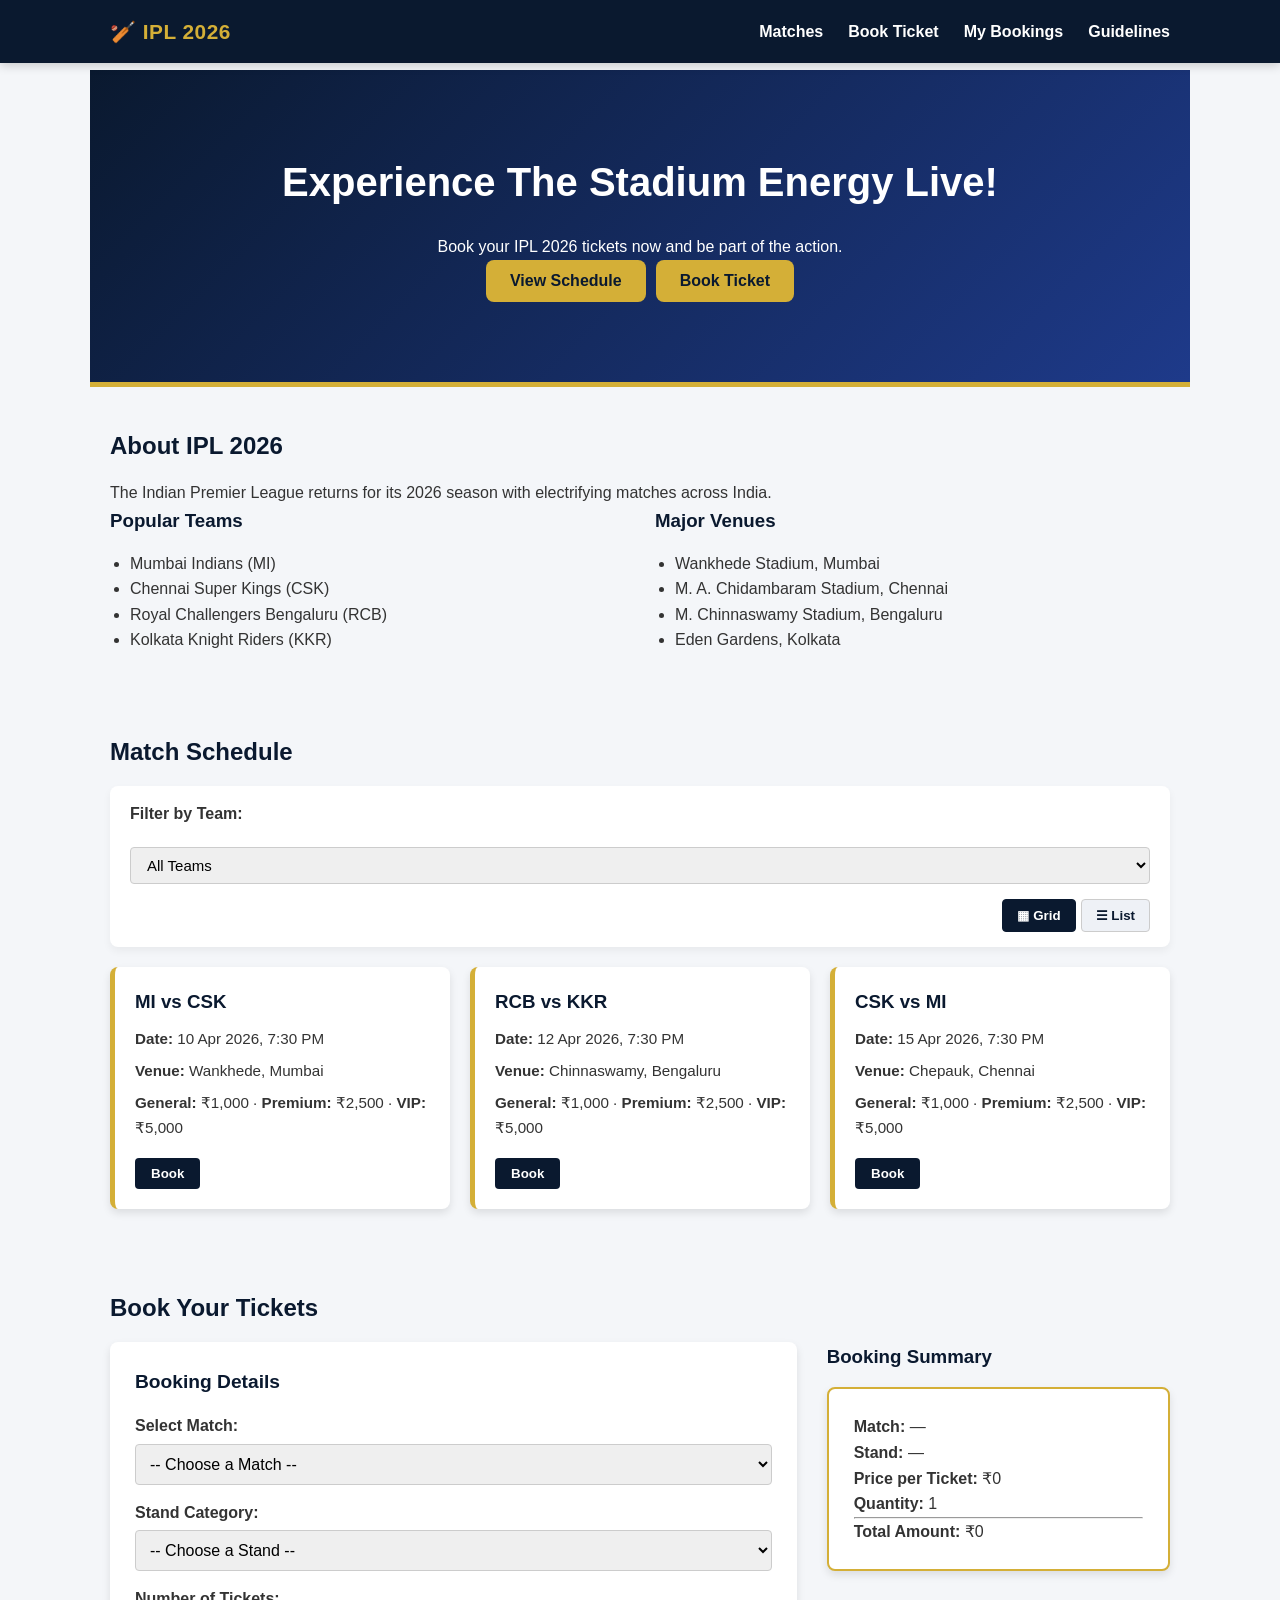
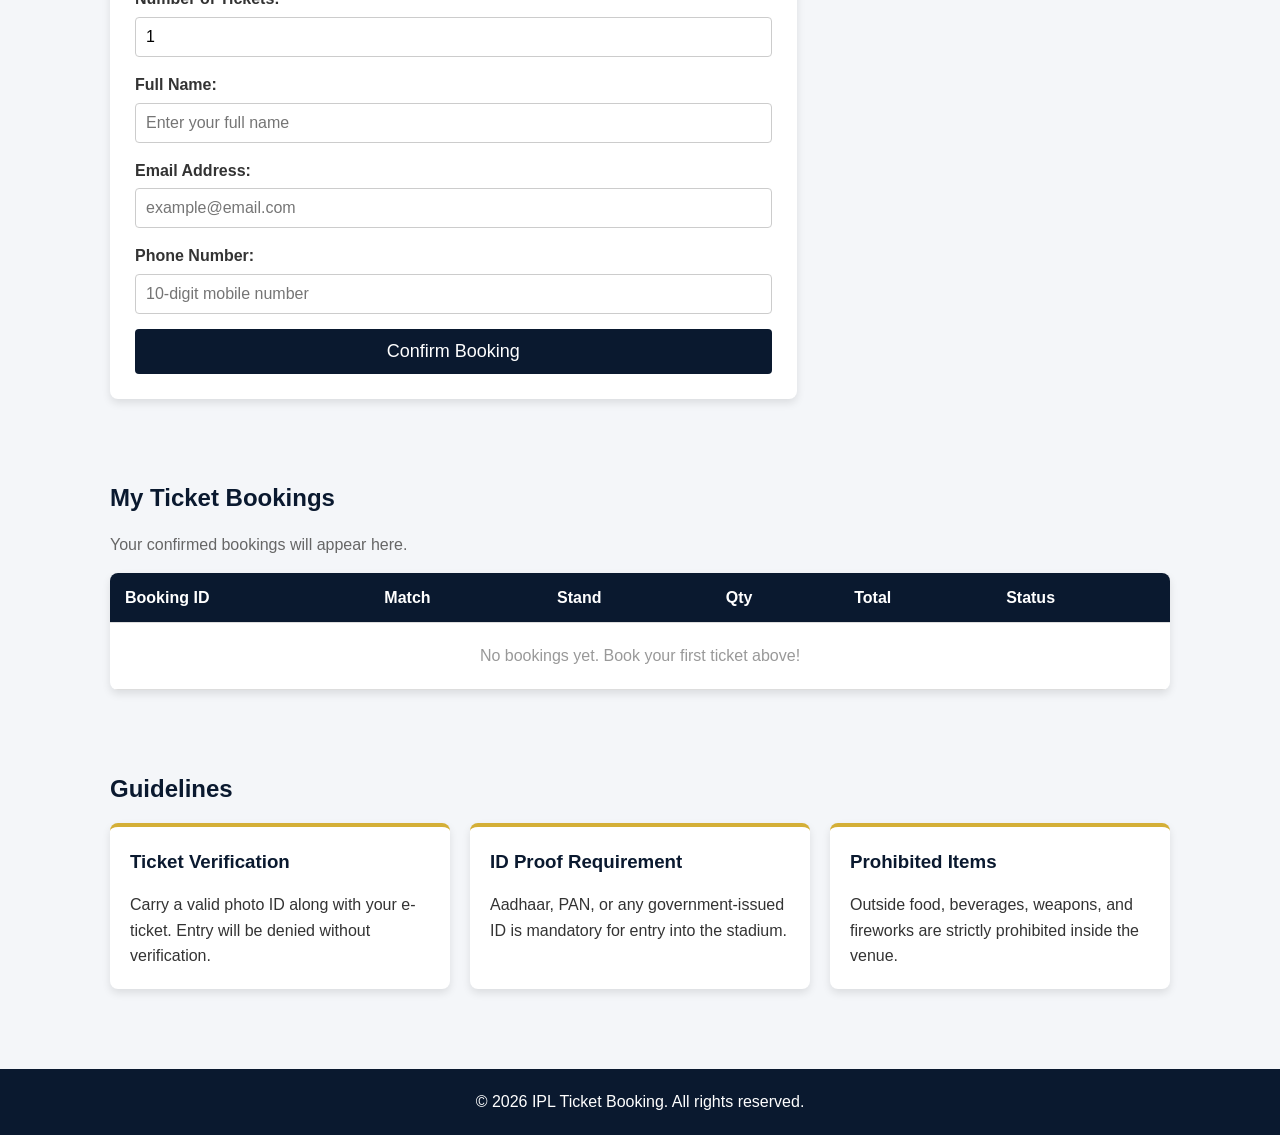
<file: index.html>
<!DOCTYPE html>
<html lang="en">
<head>
    <meta charset="UTF-8">
    <meta name="viewport" content="width=device-width, initial-scale=1.0">
    <title>IPL 2026 Ticket Booking</title>
    <link rel="stylesheet" href="./css/style.css">
</head>
<body>

    <!-- ================= NAVIGATION BAR ================= -->
    <header>
        <nav class="navbar">
            <a href="#" class="logo">🏏 IPL 2026</a>
            <button class="hamburger" id="hamburger" aria-label="Toggle menu" aria-expanded="false">
                <span></span>
                <span></span>
                <span></span>
            </button>
            <ul class="nav-links" id="nav-links">
                <li><a href="#matches">Matches</a></li>
                <li><a href="#book-ticket">Book Ticket</a></li>
                <li><a href="#my-bookings">My Bookings</a></li>
                <li><a href="#guidelines">Guidelines</a></li>
            </ul>
        </nav>
    </header>

    <!-- ================= HERO ================= -->
    <section id="hero">
        <h1>Experience The Stadium Energy Live!</h1>
        <p>Book your IPL 2026 tickets now and be part of the action.</p>
        <div class="hero-buttons">
            <button onclick="document.getElementById('matches').scrollIntoView({behavior:'smooth'});">View Schedule</button>
            <button onclick="document.getElementById('book-ticket').scrollIntoView({behavior:'smooth'});">Book Ticket</button>
        </div>
    </section>

    <!-- ================= ABOUT IPL 2026 ================= -->
    <section id="about">
        <h2>About IPL 2026</h2>
        <p>The Indian Premier League returns for its 2026 season with electrifying matches across India.</p>
        <div class="about-grid">
            <div>
                <h3>Popular Teams</h3>
                <ul>
                    <li>Mumbai Indians (MI)</li>
                    <li>Chennai Super Kings (CSK)</li>
                    <li>Royal Challengers Bengaluru (RCB)</li>
                    <li>Kolkata Knight Riders (KKR)</li>
                </ul>
            </div>
            <div>
                <h3>Major Venues</h3>
                <ul>
                    <li>Wankhede Stadium, Mumbai</li>
                    <li>M. A. Chidambaram Stadium, Chennai</li>
                    <li>M. Chinnaswamy Stadium, Bengaluru</li>
                    <li>Eden Gardens, Kolkata</li>
                </ul>
            </div>
        </div>
    </section>

    <!-- ================= MATCH SCHEDULE (CARDS) ================= -->
    <section id="matches">
        <h2>Match Schedule</h2>

        <!-- Filter + View toggle -->
        <div class="schedule-controls">
            <label for="team-filter">Filter by Team:</label>
            <select id="team-filter">
                <option value="all">All Teams</option>
                <option value="MI">Mumbai Indians</option>
                <option value="CSK">Chennai Super Kings</option>
                <option value="RCB">Royal Challengers Bengaluru</option>
                <option value="KKR">Kolkata Knight Riders</option>
            </select>

            <div class="view-toggle">
                <button id="view-grid" class="active" aria-label="Grid view">▦ Grid</button>
                <button id="view-list" aria-label="List view">☰ List</button>
            </div>
        </div>

        <!-- Match cards container -->
        <div id="match-cards" class="match-grid">
            <article class="match-card" data-teams="MI CSK">
                <h3>MI vs CSK</h3>
                <p><strong>Date:</strong> 10 Apr 2026, 7:30 PM</p>
                <p><strong>Venue:</strong> Wankhede, Mumbai</p>
                <p><strong>General:</strong> ₹1,000 · <strong>Premium:</strong> ₹2,500 · <strong>VIP:</strong> ₹5,000</p>
                <button class="book-btn">Book</button>
            </article>
            <article class="match-card" data-teams="RCB KKR">
                <h3>RCB vs KKR</h3>
                <p><strong>Date:</strong> 12 Apr 2026, 7:30 PM</p>
                <p><strong>Venue:</strong> Chinnaswamy, Bengaluru</p>
                <p><strong>General:</strong> ₹1,000 · <strong>Premium:</strong> ₹2,500 · <strong>VIP:</strong> ₹5,000</p>
                <button class="book-btn">Book</button>
            </article>
            <article class="match-card" data-teams="CSK MI">
                <h3>CSK vs MI</h3>
                <p><strong>Date:</strong> 15 Apr 2026, 7:30 PM</p>
                <p><strong>Venue:</strong> Chepauk, Chennai</p>
                <p><strong>General:</strong> ₹1,000 · <strong>Premium:</strong> ₹2,500 · <strong>VIP:</strong> ₹5,000</p>
                <button class="book-btn">Book</button>
            </article>
        </div>
    </section>

    <!-- ================= TICKET BOOKING FORM & SUMMARY ================= -->
    <section id="book-ticket">
        <h2>Book Your Tickets</h2>

        <div class="booking-layout">

            <form action="#" method="POST" id="bookingForm">
                <fieldset>
                    <legend>Booking Details</legend>

                    <p>
                        <label for="select-match">Select Match:</label><br>
                        <select id="select-match" name="match" required>
                            <option value="" data-price="0">-- Choose a Match --</option>
                            <option value="match1" data-price="1000">MI vs CSK</option>
                            <option value="match2" data-price="1200">RCB vs KKR</option>
                            <option value="match3" data-price="1100">CSK vs MI</option>
                        </select>
                    </p>

                    <p>
                        <label for="stand-category">Stand Category:</label><br>
                        <select id="stand-category" name="stand" required>
                            <option value="" data-multiplier="1">-- Choose a Stand --</option>
                            <option value="general" data-multiplier="1">General</option>
                            <option value="premium" data-multiplier="2.5">Premium</option>
                            <option value="vip" data-multiplier="5">VIP</option>
                        </select>
                    </p>

                    <p>
                        <label for="num-tickets">Number of Tickets:</label><br>
                        <input type="number" id="num-tickets" name="quantity" min="1" max="10" value="1" required>
                    </p>

                    <p>
                        <label for="name">Full Name:</label><br>
                        <input type="text" id="name" name="name" required minlength="3" maxlength="50" placeholder="Enter your full name">
                    </p>

                    <p>
                        <label for="email">Email Address:</label><br>
                        <input type="email" id="email" name="email" required placeholder="example@email.com">
                    </p>

                    <p>
                        <label for="phone">Phone Number:</label><br>
                        <input type="tel" id="phone" name="phone" required pattern="[0-9]{10}" placeholder="10-digit mobile number">
                    </p>

                    <button type="submit">Confirm Booking</button>
                </fieldset>
            </form>

            <aside>
                <h3>Booking Summary</h3>
                <div id="summaryCard">
                    <p><strong>Match:</strong> <span id="summary-match">—</span></p>
                    <p><strong>Stand:</strong> <span id="summary-stand">—</span></p>
                    <p><strong>Price per Ticket:</strong> <span id="summary-price">₹0</span></p>
                    <p><strong>Quantity:</strong> <span id="summary-qty">—</span></p>
                    <hr>
                    <p><strong>Total Amount:</strong> <span id="summary-total">₹0</span></p>
                </div>
            </aside>

        </div>
    </section>

    <!-- ================= MY TICKET BOOKINGS ================= -->
    <section id="my-bookings">
        <h2>My Ticket Bookings</h2>
        <p style="color:#666; margin-bottom:15px;">Your confirmed bookings will appear here.</p>
        <table>
            <thead>
                <tr>
                    <th>Booking ID</th>
                    <th>Match</th>
                    <th>Stand</th>
                    <th>Qty</th>
                    <th>Total</th>
                    <th>Status</th>
                </tr>
            </thead>
            <tbody id="bookings-tbody">
                <tr>
                    <td colspan="6" style="text-align:center; color:#999; padding:20px;">
                        No bookings yet. Book your first ticket above!
                    </td>
                </tr>
            </tbody>
        </table>
    </section>

    <!-- ================= GUIDELINES (3-COL GRID) ================= -->
    <section id="guidelines">
        <h2>Guidelines</h2>
        <div class="guidelines-grid">
            <article>
                <h3>Ticket Verification</h3>
                <p>Carry a valid photo ID along with your e-ticket. Entry will be denied without verification.</p>
            </article>
            <article>
                <h3>ID Proof Requirement</h3>
                <p>Aadhaar, PAN, or any government-issued ID is mandatory for entry into the stadium.</p>
            </article>
            <article>
                <h3>Prohibited Items</h3>
                <p>Outside food, beverages, weapons, and fireworks are strictly prohibited inside the venue.</p>
            </article>
        </div>
    </section>

    <!-- ================= FOOTER ================= -->
    <footer>
        <p>&copy; 2026 IPL Ticket Booking. All rights reserved.</p>
    </footer>

    <script src="js/app.js"></script>
</body>
</html>
</file>
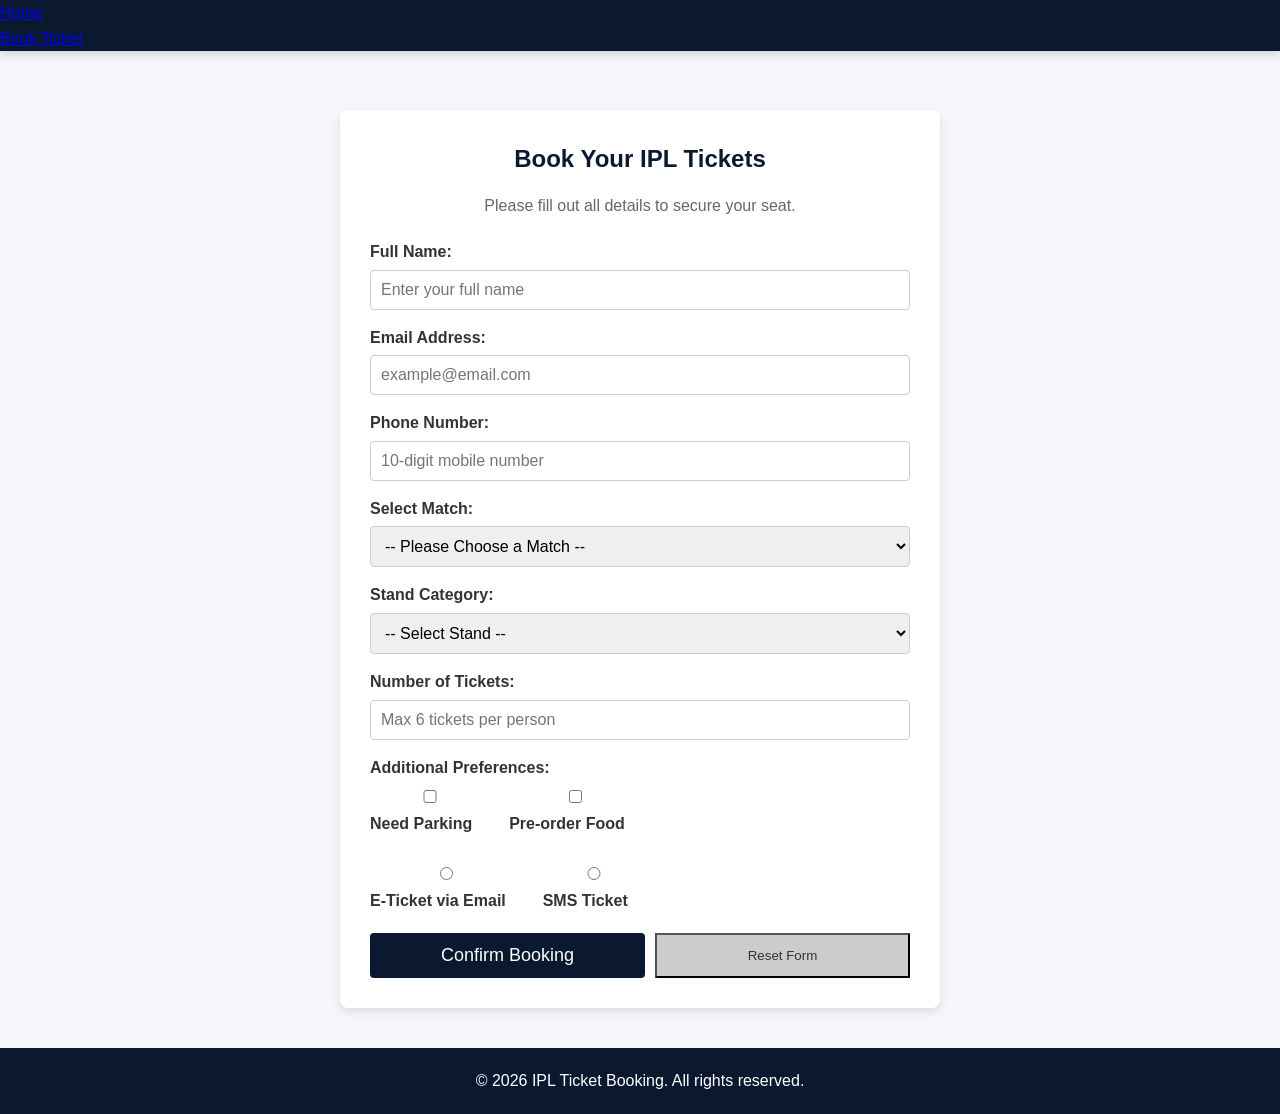
<file: booking.html>
<!DOCTYPE html>
<html lang="en">
<head>
    <meta charset="UTF-8">
    <meta name="viewport" content="width=device-width, initial-scale=1.0">
    <title>Book Tickets - IPL 2026</title>
    <!-- Link to your existing CSS -->
    <link rel="stylesheet" href="./css/style.css">
</head>
<body>

    <!-- ================= NAVIGATION BAR ================= -->
    <header>
        <nav>
            <ul>
                <!-- Link back to the home page -->
                <li><a href="index.html">Home</a></li>
                <li><a href="booking.html">Book Ticket</a></li>
            </ul>
        </nav>
    </header>

    <main>
        <section id="booking-form-section" style="max-width: 600px; margin: 40px auto; background: white; padding: 30px; border-radius: 8px; box-shadow: 0 4px 8px rgba(0,0,0,0.1);">
            <h2 style="text-align: center; color: #0a192f;">Book Your IPL Tickets</h2>
            <p style="text-align: center; color: #666; margin-bottom: 20px;">Please fill out all details to secure your seat.</p>

            <!-- The Form -->
            <form action="#" method="POST">
                
                <!-- Name Field -->
                <div style="margin-bottom: 15px;">
                    <label for="fullname">Full Name:</label>
                    <input type="text" id="fullname" name="fullname" 
                           required minlength="3" maxlength="50" 
                           placeholder="Enter your full name">
                </div>

                <!-- Email Field -->
                <div style="margin-bottom: 15px;">
                    <label for="email">Email Address:</label>
                    <input type="email" id="email" name="email" 
                           required placeholder="example@email.com">
                </div>

                <!-- Phone Number Field -->
                <div style="margin-bottom: 15px;">
                    <label for="phone">Phone Number:</label>
                    <input type="tel" id="phone" name="phone" 
                           required pattern="[0-9]{10}" 
                           placeholder="10-digit mobile number">
                </div>

                <!-- Match Selection -->
                <div style="margin-bottom: 15px;">
                    <label for="match">Select Match:</label>
                    <select id="match" name="match" required>
                        <option value="">-- Please Choose a Match --</option>
                        <option value="mi-csk">Mumbai Indians vs Chennai Super Kings</option>
                        <option value="rcb-kkr">Royal Challengers Bengaluru vs Kolkata Knight Riders</option>
                        <option value="csk-mi">Chennai Super Kings vs Mumbai Indians</option>
                    </select>
                </div>

                <!-- Stand Category -->
                <div style="margin-bottom: 15px;">
                    <label for="stand">Stand Category:</label>
                    <select id="stand" name="stand" required>
                        <option value="">-- Select Stand --</option>
                        <option value="general">General (₹1000)</option>
                        <option value="premium">Premium (₹2500)</option>
                        <option value="vip">VIP (₹5000)</option>
                    </select>
                </div>

                <!-- Number of Tickets (with min and max validation) -->
                <div style="margin-bottom: 15px;">
                    <label for="tickets">Number of Tickets:</label>
                    <input type="number" id="tickets" name="tickets" 
                           required min="1" max="6" 
                           placeholder="Max 6 tickets per person">
                </div>

                <!-- Additional Preferences (Radio/Checkboxes) -->
                <div style="margin-bottom: 20px;">
                    <p style="font-weight: bold; margin-bottom: 5px;">Additional Preferences:</p>
                    
                    <label style="display: inline-block; margin-right: 15px;">
                        <input type="checkbox" name="preferences" value="parking"> Need Parking
                    </label>
                    <label style="display: inline-block;">
                        <input type="checkbox" name="preferences" value="food"> Pre-order Food
                    </label>
                    <br><br>
                    <label style="display: inline-block; margin-right: 15px;">
                        <input type="radio" name="delivery" value="email" required> E-Ticket via Email
                    </label>
                    <label style="display: inline-block;">
                        <input type="radio" name="delivery" value="sms"> SMS Ticket
                    </label>
                </div>

                <!-- Submit and Reset Buttons -->
                <div style="display: flex; gap: 10px;">
                    <button type="submit" style="flex: 1;">Confirm Booking</button>
                    <button type="reset" style="flex: 1; background-color: #ccc; color: #333;">Reset Form</button>
                </div>

            </form>
        </section>
    </main>

    <footer>
        <p>&copy; 2026 IPL Ticket Booking. All rights reserved.</p>
    </footer>

</body>
</html>
</file>
<file: css/style.css>
/* =========================================
   1. CSS VARIABLES
   ========================================= */
:root {
    --primary-color: #0a192f;
    --accent-color: #d4af37;
    --bg-color: #f4f6f9;
    --text-color: #333333;
    --card-bg: #ffffff;
    --border-radius: 8px;
}

/* =========================================
   2. GLOBAL
   ========================================= */
* {
    margin: 0;
    padding: 0;
    box-sizing: border-box;
    font-family: 'Segoe UI', Tahoma, Geneva, Verdana, sans-serif;
}

body {
    background-color: var(--bg-color);
    color: var(--text-color);
    line-height: 1.6;
    padding-top: 70px;
}

h1, h2, h3 { color: var(--primary-color); margin-bottom: 15px; }

section {
    padding: 40px 20px;
    max-width: 1100px;
    margin: 0 auto;
}

/* =========================================
   3. NAVBAR — FLEXBOX + HAMBURGER
   ========================================= */
header {
    background-color: var(--primary-color);
    position: fixed;
    top: 0;
    width: 100%;
    z-index: 1000;
    box-shadow: 0 2px 10px rgba(0,0,0,0.2);
}

.navbar {
    display: flex;
    justify-content: space-between;
    align-items: center;
    max-width: 1100px;
    margin: 0 auto;
    padding: 15px 20px;
}

.logo {
    color: var(--accent-color);
    font-size: 1.3rem;
    font-weight: bold;
    text-decoration: none;
    letter-spacing: 0.5px;
}

.nav-links {
    list-style: none;
    display: flex;
    gap: 25px;
}

.nav-links li a {
    color: white;
    text-decoration: none;
    font-weight: bold;
    transition: color 0.3s ease;
}

.nav-links li a:hover { color: var(--accent-color); }

/* Hamburger button — hidden on desktop */
.hamburger {
    display: none;
    flex-direction: column;
    justify-content: space-between;
    width: 30px;
    height: 22px;
    background: none;
    border: none;
    cursor: pointer;
    padding: 0;
}

.hamburger span {
    display: block;
    height: 3px;
    width: 100%;
    background-color: var(--accent-color);
    border-radius: 2px;
    transition: transform 0.3s ease, opacity 0.3s ease;
}

/* Animate into X when open */
.hamburger.active span:nth-child(1) { transform: translateY(9.5px) rotate(45deg); }
.hamburger.active span:nth-child(2) { opacity: 0; }
.hamburger.active span:nth-child(3) { transform: translateY(-9.5px) rotate(-45deg); }

/* =========================================
   4. HERO
   ========================================= */
#hero {
    background: linear-gradient(135deg, var(--primary-color), #1e3a8a);
    color: white;
    text-align: center;
    padding: 80px 20px;
    border-bottom: 5px solid var(--accent-color);
}

#hero h1 { color: white; font-size: 2.5rem; margin-bottom: 20px; }

.hero-buttons {
    display: flex;
    justify-content: center;
    flex-wrap: wrap;
    gap: 10px;
}

#hero button {
    background-color: var(--accent-color);
    color: var(--primary-color);
    border: none;
    padding: 12px 24px;
    font-size: 16px;
    font-weight: bold;
    border-radius: var(--border-radius);
    cursor: pointer;
    transition: transform 0.2s, background-color 0.2s;
}

#hero button:hover { background-color: #f1c40f; transform: scale(1.05); }

/* =========================================
   5. ABOUT — 2-COLUMN GRID
   ========================================= */
.about-grid {
    display: grid;
    grid-template-columns: 1fr 1fr;
    gap: 30px;
}

#about ul { margin-left: 20px; }

/* =========================================
   6. MATCH SCHEDULE — CARDS + GRID
   ========================================= */
.schedule-controls {
    display: flex;
    flex-wrap: wrap;
    align-items: center;
    gap: 15px;
    margin-bottom: 20px;
    background: var(--card-bg);
    padding: 15px 20px;
    border-radius: var(--border-radius);
    box-shadow: 0 4px 8px rgba(0,0,0,0.05);
}

.schedule-controls label { font-weight: bold; }

.schedule-controls select {
    padding: 8px 12px;
    border: 1px solid #ccc;
    border-radius: 4px;
    font-size: 15px;
}

.view-toggle {
    margin-left: auto;
    display: flex;
    gap: 5px;
}

.view-toggle button {
    background: #eef1f6;
    border: 1px solid #ccc;
    padding: 8px 14px;
    border-radius: 4px;
    cursor: pointer;
    font-weight: bold;
    color: var(--primary-color);
    transition: background 0.2s;
}

.view-toggle button.active {
    background: var(--primary-color);
    color: white;
    border-color: var(--primary-color);
}

/* Match cards grid — CSS GRID */
.match-grid {
    display: grid;
    grid-template-columns: repeat(auto-fit, minmax(280px, 1fr));
    gap: 20px;
}

.match-card {
    background: var(--card-bg);
    padding: 20px;
    border-radius: var(--border-radius);
    box-shadow: 0 4px 8px rgba(0,0,0,0.1);
    border-left: 5px solid var(--accent-color);
    transition: transform 0.2s, box-shadow 0.2s;
}

.match-card:hover {
    transform: translateY(-3px);
    box-shadow: 0 8px 16px rgba(0,0,0,0.15);
}

.match-card h3 { color: var(--primary-color); margin-bottom: 10px; }
.match-card p { margin-bottom: 8px; font-size: 0.95rem; }

.match-card .book-btn {
    margin-top: 10px;
    background-color: var(--primary-color);
    color: white;
    border: none;
    padding: 8px 16px;
    border-radius: 4px;
    cursor: pointer;
    font-weight: bold;
    transition: background 0.2s;
}

.match-card .book-btn:hover {
    background-color: var(--accent-color);
    color: var(--primary-color);
}

/* List view — single column, horizontal layout */
.match-grid.list-view {
    grid-template-columns: 1fr;
}

.match-grid.list-view .match-card {
    display: grid;
    grid-template-columns: 1fr auto;
    align-items: center;
    gap: 20px;
}

/* Hidden by filter */
.match-card.hidden { display: none; }

/* =========================================
   7. BOOKING FORM + SUMMARY — 2-COL LAYOUT
   ========================================= */
.booking-layout {
    display: grid;
    grid-template-columns: 2fr 1fr;
    gap: 30px;
}

#book-ticket form {
    background-color: var(--card-bg);
    padding: 25px;
    border-radius: var(--border-radius);
    box-shadow: 0 4px 8px rgba(0,0,0,0.1);
}

fieldset { border: none; }
legend { font-size: 1.2rem; font-weight: bold; color: var(--primary-color); margin-bottom: 15px; }
form p { margin-bottom: 15px; }
label { font-weight: bold; }

input, select {
    width: 100%;
    padding: 10px;
    margin-top: 5px;
    border: 1px solid #ccc;
    border-radius: 4px;
    font-size: 16px;
}

form button[type="submit"] {
    width: 100%;
    padding: 12px;
    background-color: var(--primary-color);
    color: white;
    border: none;
    border-radius: 4px;
    font-size: 18px;
    cursor: pointer;
    transition: background-color 0.3s;
}

form button[type="submit"]:hover {
    background-color: var(--accent-color);
    color: var(--primary-color);
}

#summaryCard {
    background-color: var(--card-bg);
    border: 2px solid var(--accent-color);
    padding: 25px;
    border-radius: var(--border-radius);
    box-shadow: 0 4px 8px rgba(0,0,0,0.1);
}

/* =========================================
   8. GUIDELINES — 3-COLUMN GRID
   ========================================= */
.guidelines-grid {
    display: grid;
    grid-template-columns: repeat(3, 1fr);
    gap: 20px;
}

.guidelines-grid article {
    background-color: var(--card-bg);
    padding: 20px;
    border-radius: var(--border-radius);
    box-shadow: 0 4px 8px rgba(0,0,0,0.1);
    border-top: 4px solid var(--accent-color);
}

/* =========================================
   9. TABLE (My Bookings)
   ========================================= */
table {
    width: 100%;
    border-collapse: collapse;
    margin-top: 10px;
    background-color: var(--card-bg);
    box-shadow: 0 4px 8px rgba(0,0,0,0.1);
    border-radius: var(--border-radius);
    overflow: hidden;
}

th, td {
    padding: 12px 15px;
    text-align: left;
    border-bottom: 1px solid #ddd;
}

th { background-color: var(--primary-color); color: white; }

/* =========================================
   10. FOOTER
   ========================================= */
footer {
    background-color: var(--primary-color);
    color: white;
    text-align: center;
    padding: 20px;
    margin-top: 40px;
}

/* =========================================
   11. TOAST
   ========================================= */
.toast {
    position: fixed;
    bottom: 20px;
    right: 20px;
    background-color: #0a192f;
    color: #d4af37;
    padding: 15px 25px;
    border-radius: 8px;
    box-shadow: 0 4px 12px rgba(0,0,0,0.3);
    z-index: 9999;
    font-weight: bold;
    font-size: 0.95rem;
    pointer-events: none;
    transition: opacity 0.5s ease, transform 0.3s ease;
}

/* =========================================
   12. MEDIA QUERIES — RESPONSIVE
   ========================================= */

/* Tablet — stack booking form, guidelines 2-col */
@media (max-width: 900px) {
    .booking-layout { grid-template-columns: 1fr; }
    .guidelines-grid { grid-template-columns: repeat(2, 1fr); }
    .about-grid { grid-template-columns: 1fr; }

    /* Hamburger menu visible */
    .hamburger { display: flex; }

    .nav-links {
        position: absolute;
        top: 100%;
        left: 0;
        right: 0;
        background-color: var(--primary-color);
        flex-direction: column;
        gap: 0;
        max-height: 0;
        overflow: hidden;
        transition: max-height 0.3s ease;
    }

    .nav-links.open { max-height: 300px; }

    .nav-links li {
        border-top: 1px solid rgba(255,255,255,0.1);
    }

    .nav-links li a {
        display: block;
        padding: 15px 20px;
    }
}

/* Phone — everything 1 column */
@media (max-width: 600px) {
    #hero h1 { font-size: 1.8rem; }
    section { padding: 25px 15px; }
    .match-grid { grid-template-columns: 1fr; }
    .match-grid.list-view .match-card { grid-template-columns: 1fr; }
    .guidelines-grid { grid-template-columns: 1fr; }
    .schedule-controls { flex-direction: column; align-items: stretch; }
    .view-toggle { margin-left: 0; justify-content: stretch; }
    .view-toggle button { flex: 1; }
    #hero button { width: 100%; }
    table { font-size: 0.85rem; }
    th, td { padding: 8px 10px; }
}
</file>
